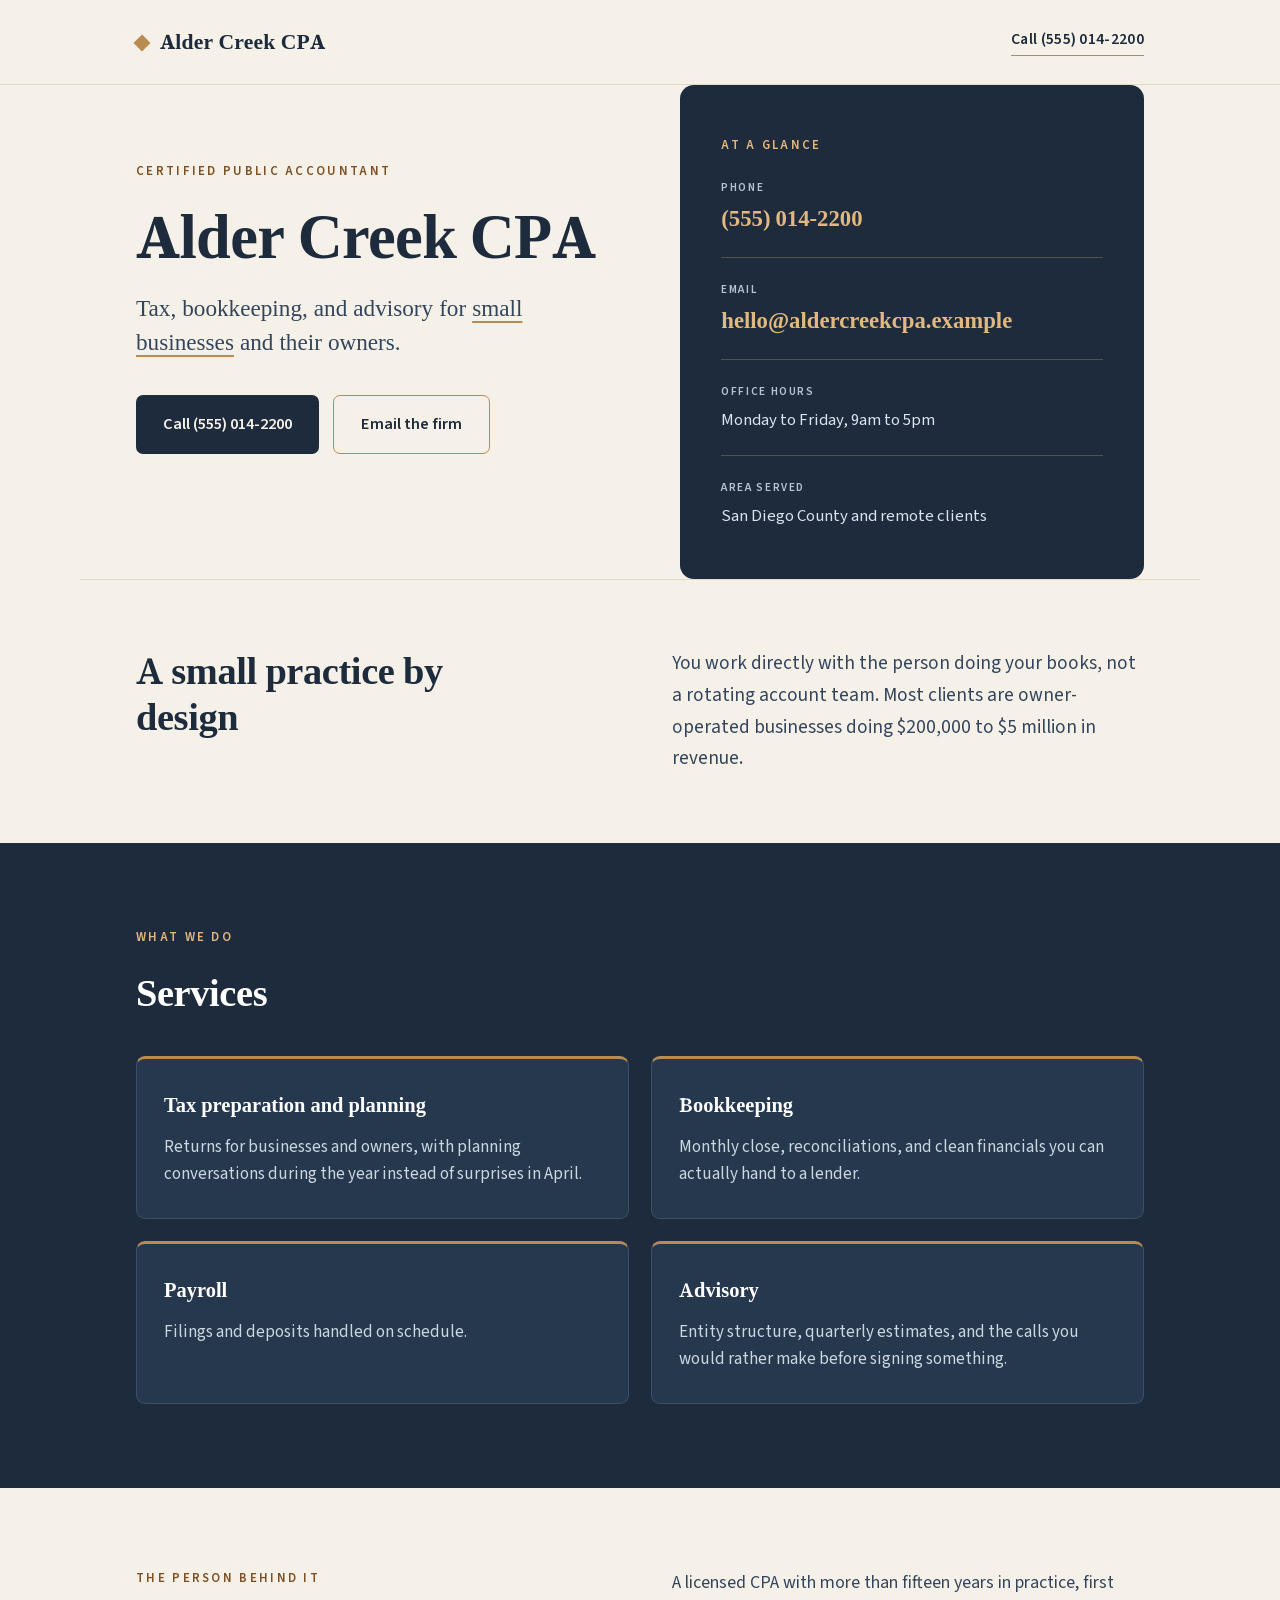
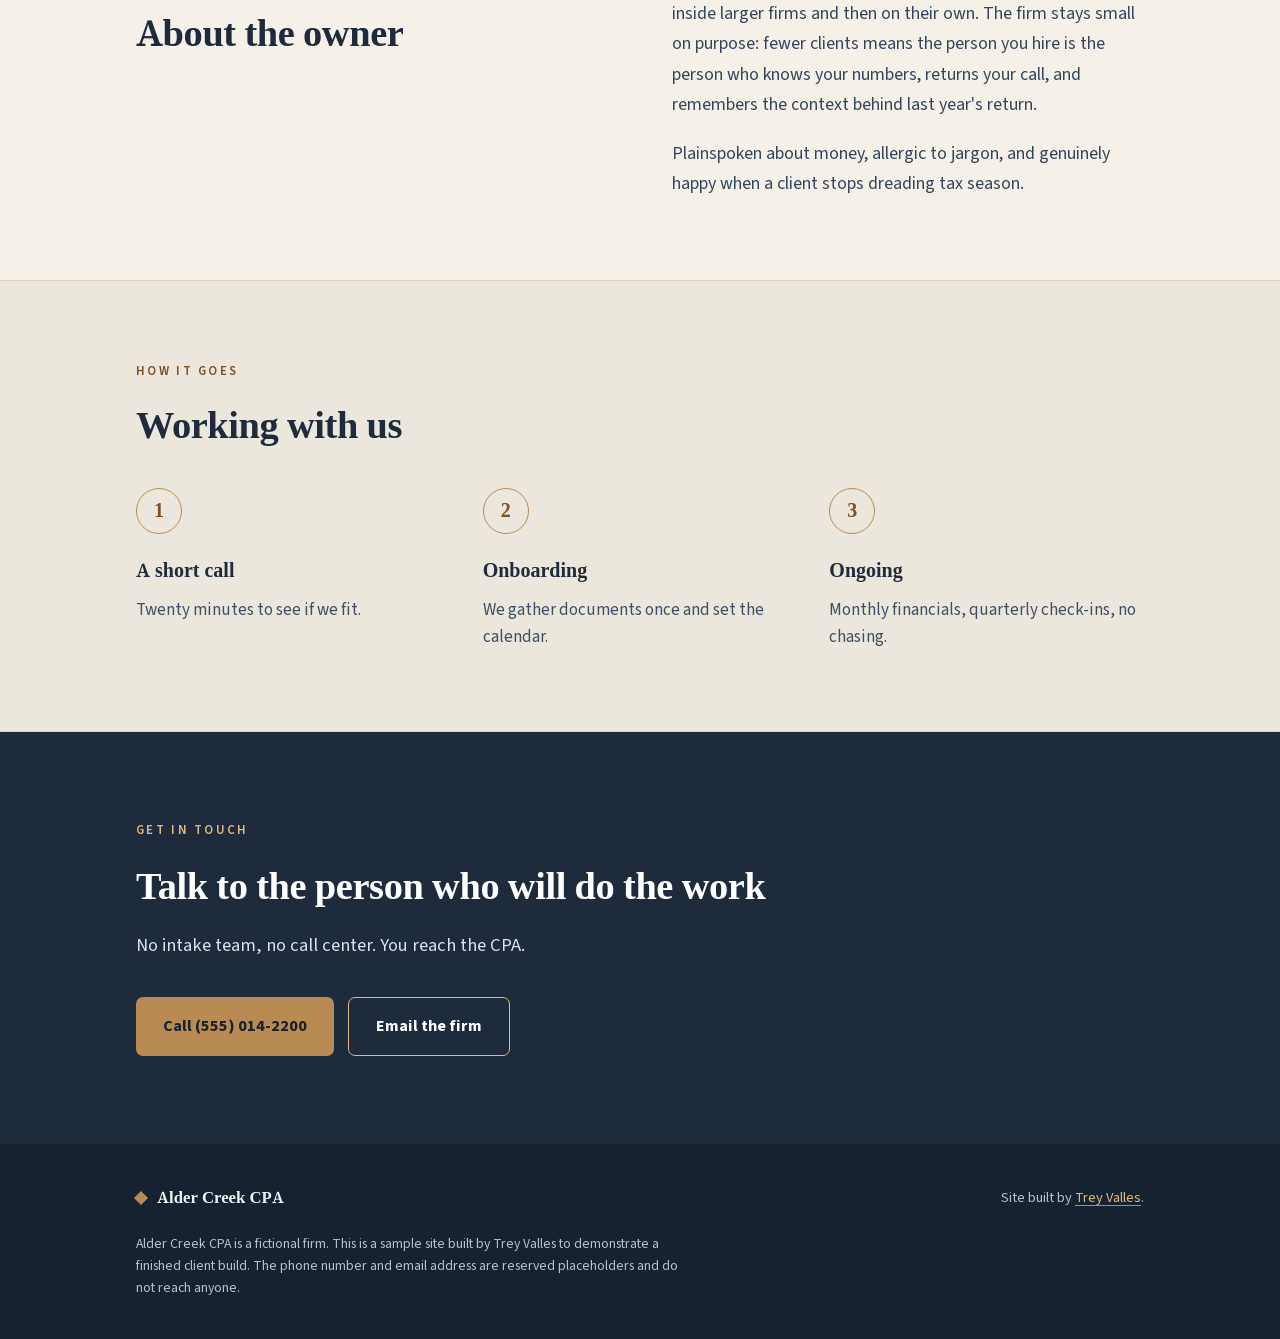
<file: index.html>
<!DOCTYPE html>
<html lang="en">
<head>
<meta charset="utf-8">
<meta name="viewport" content="width=device-width, initial-scale=1">
<title>Alder Creek CPA | Sample site by Trey Valles</title>
<meta name="description" content="A sample one-page website for a fictional accounting firm, built by Trey Valles to show what a finished client build looks like.">
<meta name="robots" content="noindex">
<meta property="og:type" content="website">
<meta property="og:site_name" content="Trey Valles">
<meta property="og:url" content="https://treyvalles.github.io/sample-firm-site/">
<meta property="og:title" content="Alder Creek CPA | Sample site by Trey Valles">
<meta property="og:description" content="A sample one-page website for a fictional accounting firm, built by Trey Valles to show what a finished client build looks like.">
<meta property="og:image" content="https://treyvalles.github.io/sample-firm-site/og-card.png">
<meta property="og:image:width" content="1200">
<meta property="og:image:height" content="630">
<meta property="og:image:alt" content="Sample build: Alder Creek CPA, a one-page site for a fictional accounting firm. Foundation tier, $500 one time.">
<meta name="twitter:card" content="summary_large_image">
<meta name="twitter:title" content="Alder Creek CPA | Sample site by Trey Valles">
<meta name="twitter:description" content="A sample one-page website for a fictional accounting firm, built by Trey Valles to show what a finished client build looks like.">
<meta name="twitter:image" content="https://treyvalles.github.io/sample-firm-site/og-card.png">
<link rel="icon" href="data:image/svg+xml,%3Csvg xmlns=%27http://www.w3.org/2000/svg%27 viewBox=%270 0 64 64%27%3E%3Crect width=%2764%27 height=%2764%27 rx=%2712%27 fill=%27%231d2b3c%27/%3E%3Crect x=%2732%27 y=%2712%27 width=%2728%27 height=%2728%27 fill=%27%23b98a52%27 transform=%27rotate(45 32 32)%27/%3E%3C/svg%3E">
<link rel="stylesheet" href="fonts.css">
<style>
  *, *::before, *::after { box-sizing: border-box; }
  html { scroll-behavior: smooth; -webkit-text-size-adjust: 100%; }
  body {
    margin: 0; background: #f5f1e8; color: #1d2b3c;
    font-family: "Source Sans 3", system-ui, sans-serif;
    font-size: 17px; line-height: 1.65; -webkit-font-smoothing: antialiased;
  }
  h1, h2, h3, h4 { font-family: "Source Serif 4", Georgia, serif; }
  .wrap { max-width: 1120px; margin: 0 auto; padding-left: clamp(20px, 5vw, 56px); padding-right: clamp(20px, 5vw, 56px); }

  a { color: #1d2b3c; text-decoration-color: #b98a52; text-underline-offset: 3px; }
  a:hover { color: #7d4f22; }
  .on-navy a { color: #e3b87e; }
  .on-navy a:hover { color: #ffffff; }
  *:focus-visible { outline: 3px solid #935f2c; outline-offset: 3px; border-radius: 2px; }
  .on-navy *:focus-visible { outline-color: #e3b87e; }

  a.ac-skip, .on-navy a.ac-skip {
    position: absolute; left: -999px; top: 0;
    background: #1d2b3c; color: #f5f1e8;
    padding: 12px 18px; z-index: 50; border-radius: 0 0 6px 0;
    text-decoration: none; font-weight: 600;
  }
  a.ac-skip:focus, .on-navy a.ac-skip:focus { left: 0; color: #f5f1e8; }

  /* Masthead */
  .mast { border-bottom: 1px solid #e2d9c6; }
  .mast-in { display: flex; align-items: center; justify-content: space-between; gap: 12px 24px; padding-top: 24px; padding-bottom: 24px; flex-wrap: wrap; }
  .mark { display: flex; align-items: baseline; gap: 12px; font-family: "Source Serif 4", Georgia, serif; font-size: 1.35rem; font-weight: 700; letter-spacing: 0.01em; }
  .mark .dot { display: inline-block; width: 12px; height: 12px; background: #b98a52; transform: rotate(45deg); flex: none; }
  a.mast-call { font-weight: 600; font-size: 0.98rem; text-decoration: none; letter-spacing: 0.02em; border-bottom: 1.5px solid #b98a52; padding-bottom: 2px; }

  /* Hero */
  .hero { display: grid; grid-template-columns: 1.08fr 0.92fr; gap: 0; align-items: stretch; }
  .hero-copy { padding: clamp(48px, 6vw, 92px) clamp(28px, 4vw, 60px) clamp(48px, 6vw, 84px) 0; }
  .hero-card {
    background: #1d2b3c; color: #eef1f5; border-radius: 14px;
    padding: clamp(34px, 4vw, 50px) clamp(26px, 3.2vw, 44px);
    display: flex; flex-direction: column; justify-content: center;
  }
  @media (max-width: 900px) {
    .hero { grid-template-columns: 1fr; }
    .hero-copy { padding: 42px 0 32px; }
    .hero-card { margin-bottom: 10px; }
  }

  .eyebrow { text-transform: uppercase; letter-spacing: 0.18em; font-size: 0.8rem; font-weight: 600; color: #7d4f22; margin: 0 0 20px; }
  .eyebrow-lt { text-transform: uppercase; letter-spacing: 0.18em; font-size: 0.8rem; font-weight: 600; color: #e3b87e; margin: 0 0 22px; }

  h1.hero-h { font-size: clamp(2.5rem, 5.2vw, 3.9rem); line-height: 1.08; font-weight: 700; margin: 0 0 22px; letter-spacing: -0.01em; }
  .hero-sub { font-family: "Source Serif 4", Georgia, serif; font-size: clamp(1.15rem, 2.1vw, 1.45rem); line-height: 1.45; color: #33455c; max-width: 32ch; margin: 0 0 36px; }
  .hero-sub .u { text-decoration: underline; text-decoration-color: #b98a52; text-decoration-thickness: 2px; text-underline-offset: 5px; }

  .cta-row { display: flex; flex-wrap: wrap; gap: 14px; }
  a.btn-primary, .on-navy a.btn-primary {
    display: inline-flex; align-items: center; gap: 10px;
    background: #1d2b3c; color: #f5f1e8; text-decoration: none;
    font-weight: 600; font-size: 1.02rem; padding: 15px 27px; border-radius: 7px;
    transition: background 0.2s ease, color 0.2s ease;
  }
  a.btn-primary:hover, .on-navy a.btn-primary:hover { background: #121d2b; color: #ffffff; }
  a.btn-secondary {
    display: inline-flex; align-items: center; gap: 10px;
    background: transparent; color: #1d2b3c; text-decoration: none;
    font-weight: 600; font-size: 1.02rem; padding: 15px 27px; border-radius: 7px;
    border: 1.5px solid #b98a52;
    transition: background 0.2s ease, color 0.2s ease, border-color 0.2s ease;
  }
  a.btn-secondary:hover { background: #1d2b3c; color: #f5f1e8; border-color: #1d2b3c; }
  .on-navy a.btn-lt {
    display: inline-flex; align-items: center; gap: 10px;
    background: #b98a52; color: #16222f; text-decoration: none;
    font-weight: 700; font-size: 1.02rem; padding: 15px 27px; border-radius: 7px;
    transition: background 0.2s ease;
  }
  .on-navy a.btn-lt:hover { background: #d6a568; color: #16222f; }

  /* At a glance card */
  .glance + .glance { margin-top: 22px; padding-top: 22px; border-top: 1px solid rgba(227,184,126,0.28); }
  .glance-l { text-transform: uppercase; letter-spacing: 0.14em; font-size: 0.72rem; font-weight: 600; color: #b6c4d4; margin: 0 0 7px; }
  .glance-v { font-family: "Source Serif 4", Georgia, serif; font-size: 1.42rem; font-weight: 600; color: #ffffff; text-decoration: none; line-height: 1.3; display: inline-block; word-break: break-word; }
  a.glance-v:hover { color: #e3b87e; }
  .glance-p { font-size: 1.05rem; color: #dbe3ec; margin: 0; line-height: 1.5; }

  /* Bands */
  .band-navy { background: #1d2b3c; color: #eef1f5; }
  .band-tint { background: #ece7dc; border-top: 1px solid #ddd3c0; border-bottom: 1px solid #ddd3c0; }

  h2.sec { font-size: clamp(1.7rem, 3.2vw, 2.4rem); line-height: 1.2; font-weight: 600; margin: 0; letter-spacing: -0.01em; }

  .svc-grid { display: grid; grid-template-columns: 1fr; gap: 22px; }
  @media (min-width: 700px) { .svc-grid { grid-template-columns: repeat(2, 1fr); } }
  .split { display: grid; grid-template-columns: repeat(auto-fit, minmax(280px, 1fr)); gap: clamp(28px, 5vw, 64px); align-items: start; }
  .svc {
    background: #26384d; border: 1px solid #3b4f68; border-top: 3px solid #b98a52;
    border-radius: 9px; padding: 30px 27px;
    transition: transform 0.2s ease, box-shadow 0.2s ease;
  }
  .svc:hover { transform: translateY(-3px); box-shadow: 0 16px 36px rgba(0,0,0,0.28); }
  .svc h3 { font-size: 1.28rem; font-weight: 600; margin: 0 0 11px; color: #ffffff; }
  .svc p { margin: 0; color: #ccd7e3; line-height: 1.6; }

  .steps { list-style: none; margin: 0; padding: 0; display: grid; grid-template-columns: repeat(auto-fit, minmax(242px, 1fr)); gap: 32px; }
  .step-n {
    display: flex; align-items: center; justify-content: center;
    width: 46px; height: 46px; border: 1.5px solid #b98a52; color: #7d4f22;
    border-radius: 50%; font-family: "Source Serif 4", Georgia, serif;
    font-size: 1.25rem; font-weight: 600; margin-bottom: 20px;
  }

  @media (prefers-reduced-motion: reduce) {
    html { scroll-behavior: auto; }
    * { transition: none !important; }
  }
</style>
</head>
<body>

<a class="ac-skip" href="#main">Skip to content</a>

<header class="mast">
  <div class="wrap mast-in">
    <span class="mark"><span class="dot" aria-hidden="true"></span>Alder Creek CPA</span>
    <a class="mast-call" href="tel:+15550142200">Call (555) 014-2200</a>
  </div>
</header>

<section class="wrap hero" aria-labelledby="hero-heading">
  <div class="hero-copy">
    <p class="eyebrow">Certified Public Accountant</p>
    <h1 class="hero-h" id="hero-heading">Alder Creek CPA</h1>
    <p class="hero-sub">Tax, bookkeeping, and advisory for <span class="u">small businesses</span> and their owners.</p>
    <div class="cta-row">
      <a class="btn-primary" href="tel:+15550142200">Call (555) 014-2200</a>
      <a class="btn-secondary" href="mailto:hello@aldercreekcpa.example">Email the firm</a>
    </div>
  </div>

  <aside class="hero-card on-navy" aria-labelledby="glance-heading">
    <p class="eyebrow-lt" id="glance-heading">At a glance</p>
    <div class="glance">
      <p class="glance-l">Phone</p>
      <a class="glance-v" href="tel:+15550142200">(555) 014-2200</a>
    </div>
    <div class="glance">
      <p class="glance-l">Email</p>
      <a class="glance-v" href="mailto:hello@aldercreekcpa.example">hello@aldercreekcpa.example</a>
    </div>
    <div class="glance">
      <p class="glance-l">Office hours</p>
      <p class="glance-p">Monday to Friday, 9am to 5pm</p>
    </div>
    <div class="glance">
      <p class="glance-l">Area served</p>
      <p class="glance-p">San Diego County and remote clients</p>
    </div>
  </aside>
</section>

<main id="main">

  <section class="wrap" aria-labelledby="intro-heading" style="padding-top: clamp(40px, 6vw, 68px); padding-bottom: clamp(40px, 6vw, 68px); border-top: 1px solid #e2d9c6;">
    <div class="split">
      <h2 id="intro-heading" class="sec" style="max-width: 16ch;">A small practice by design</h2>
      <p style="font-size: 1.2rem; line-height: 1.65; color: #33455c; margin: 0;">You work directly with the person doing your books, not a rotating account team. Most clients are owner-operated businesses doing $200,000 to $5 million in revenue.</p>
    </div>
  </section>

  <section class="band-navy on-navy" aria-labelledby="services-heading">
    <div class="wrap" style="padding-top: clamp(56px, 7vw, 84px); padding-bottom: clamp(56px, 7vw, 84px);">
      <p class="eyebrow-lt">What we do</p>
      <h2 id="services-heading" class="sec" style="margin-bottom: 40px; color: #ffffff;">Services</h2>
      <div class="svc-grid">
        <article class="svc">
          <h3>Tax preparation and planning</h3>
          <p>Returns for businesses and owners, with planning conversations during the year instead of surprises in April.</p>
        </article>
        <article class="svc">
          <h3>Bookkeeping</h3>
          <p>Monthly close, reconciliations, and clean financials you can actually hand to a lender.</p>
        </article>
        <article class="svc">
          <h3>Payroll</h3>
          <p>Filings and deposits handled on schedule.</p>
        </article>
        <article class="svc">
          <h3>Advisory</h3>
          <p>Entity structure, quarterly estimates, and the calls you would rather make before signing something.</p>
        </article>
      </div>
    </div>
  </section>

  <section class="wrap" aria-labelledby="about-heading" style="padding-top: clamp(52px, 7vw, 80px); padding-bottom: clamp(52px, 7vw, 80px);">
    <div class="split">
      <div>
        <p class="eyebrow">The person behind it</p>
        <h2 id="about-heading" class="sec">About the owner</h2>
      </div>
      <div>
        <p style="font-size: 1.12rem; line-height: 1.7; color: #33455c; margin: 0 0 18px;">A licensed CPA with more than fifteen years in practice, first inside larger firms and then on their own. The firm stays small on purpose: fewer clients means the person you hire is the person who knows your numbers, returns your call, and remembers the context behind last year's return.</p>
        <p style="font-size: 1.12rem; line-height: 1.7; color: #33455c; margin: 0;">Plainspoken about money, allergic to jargon, and genuinely happy when a client stops dreading tax season.</p>
      </div>
    </div>
  </section>

  <section class="band-tint" aria-labelledby="process-heading">
    <div class="wrap" style="padding-top: clamp(52px, 7vw, 80px); padding-bottom: clamp(52px, 7vw, 80px);">
      <p class="eyebrow">How it goes</p>
      <h2 id="process-heading" class="sec" style="margin-bottom: 40px;">Working with us</h2>
      <ol class="steps">
        <li>
          <div class="step-n" aria-hidden="true">1</div>
          <h3 style="font-size: 1.25rem; font-weight: 600; margin: 0 0 10px;">A short call</h3>
          <p style="margin: 0; color: #3d4f66; line-height: 1.6;">Twenty minutes to see if we fit.</p>
        </li>
        <li>
          <div class="step-n" aria-hidden="true">2</div>
          <h3 style="font-size: 1.25rem; font-weight: 600; margin: 0 0 10px;">Onboarding</h3>
          <p style="margin: 0; color: #3d4f66; line-height: 1.6;">We gather documents once and set the calendar.</p>
        </li>
        <li>
          <div class="step-n" aria-hidden="true">3</div>
          <h3 style="font-size: 1.25rem; font-weight: 600; margin: 0 0 10px;">Ongoing</h3>
          <p style="margin: 0; color: #3d4f66; line-height: 1.6;">Monthly financials, quarterly check-ins, no chasing.</p>
        </li>
      </ol>
    </div>
  </section>

  <section class="band-navy on-navy" aria-labelledby="contact-heading">
    <div class="wrap" style="padding-top: clamp(56px, 8vw, 88px); padding-bottom: clamp(56px, 8vw, 88px);">
      <p class="eyebrow-lt">Get in touch</p>
      <h2 id="contact-heading" class="sec" style="margin-bottom: 22px; color: #ffffff;">Talk to the person who will do the work</h2>
      <p style="font-size: 1.15rem; color: #dbe3ec; margin: 0 0 36px; max-width: 52ch; line-height: 1.6;">No intake team, no call center. You reach the CPA.</p>
      <div class="cta-row">
        <a class="btn-lt" href="tel:+15550142200">Call (555) 014-2200</a>
        <a class="btn-lt" href="mailto:hello@aldercreekcpa.example" style="background: transparent; color: #ffffff; border: 1.5px solid #e3b87e;">Email the firm</a>
      </div>
    </div>
  </section>

</main>

<footer style="background: #16222f; color: #b7c2ce;" class="on-navy">
  <div class="wrap" style="padding-top: 40px; padding-bottom: 22px; display: flex; flex-wrap: wrap; align-items: center; justify-content: space-between; gap: 18px;">
    <div style="display: flex; align-items: center; gap: 11px;">
      <span aria-hidden="true" style="display: inline-block; width: 10px; height: 10px; background: #b98a52; transform: rotate(45deg);"></span>
      <span style="font-family: 'Source Serif 4', Georgia, serif; font-size: 1.05rem; font-weight: 600; color: #eef1f5;">Alder Creek CPA</span>
    </div>
    <p style="font-size: 0.9rem; color: #b7c2ce; margin: 0;">Site built by <a href="https://treyvalles.github.io/rate-card/">Trey Valles</a>.</p>
  </div>
  <div class="wrap" style="padding-bottom: 40px;">
    <p style="font-size: 0.86rem; color: #b7c2ce; margin: 0; line-height: 1.6; max-width: 80ch;">Alder Creek CPA is a fictional firm. This is a sample site built by Trey Valles to demonstrate a finished client build. The phone number and email address are reserved placeholders and do not reach anyone.</p>
  </div>
</footer>

</body>
</html>
</file>
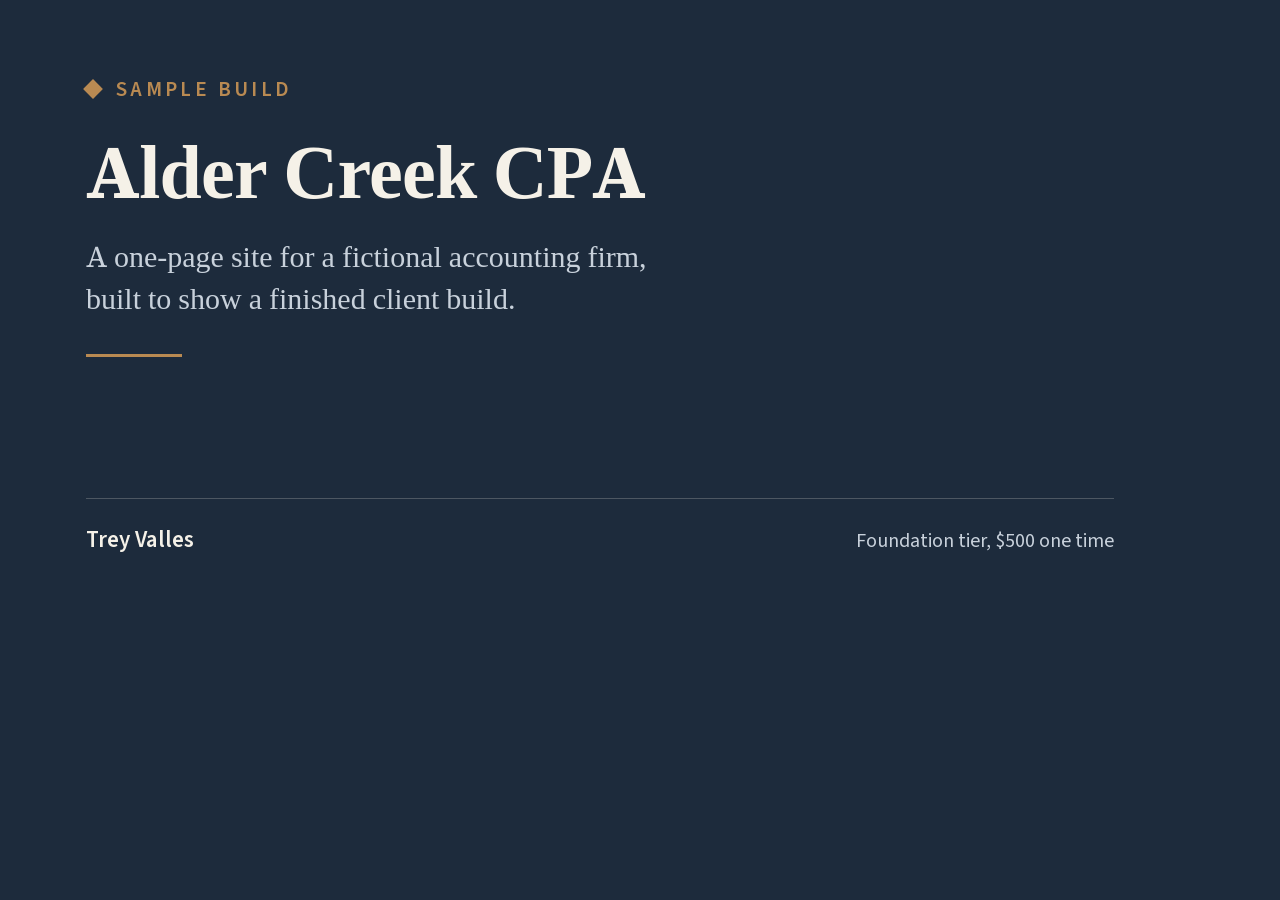
<file: og-card.html>
<!DOCTYPE html>
<html lang="en">
<head>
<meta charset="utf-8">
<link rel="stylesheet" href="fonts.css">
<style>
  *, *::before, *::after { box-sizing: border-box; }
  body { margin: 0; width: 1200px; height: 630px; background: #1d2b3c;
         font-family: "Source Sans 3", system-ui, sans-serif; overflow: hidden; }
  .card { width: 1200px; height: 630px; padding: 74px 86px;
          display: flex; flex-direction: column; justify-content: space-between; }
  .eyebrow { font-size: 21px; font-weight: 600; letter-spacing: 0.16em;
             text-transform: uppercase; color: #b98a52; display: flex;
             align-items: center; gap: 16px; }
  .diamond { display: inline-block; width: 14px; height: 14px;
             background: #b98a52; transform: rotate(45deg); }
  h1 { font-family: "Source Serif 4", Georgia, serif; font-weight: 700;
       font-size: 76px; line-height: 1.1; color: #f5f1e8; margin: 26px 0 0;
       max-width: 15ch; letter-spacing: -0.01em; }
  .sub { font-family: "Source Serif 4", Georgia, serif; font-size: 30px;
         line-height: 1.4; color: #c8d1db; margin: 22px 0 0; max-width: 30ch; }
  .rule { width: 96px; height: 3px; background: #b98a52; margin: 34px 0 0; }
  .foot { display: flex; justify-content: space-between; align-items: baseline;
          border-top: 1px solid rgba(245,241,232,0.22); padding-top: 24px; }
  .foot .who { font-size: 23px; font-weight: 600; color: #f5f1e8; }
  .foot .what { font-size: 20px; color: #c8d1db; }
</style>
</head>
<body>
  <div class="card">
    <div>
      <div class="eyebrow"><span class="diamond"></span>Sample build</div>
      <h1>Alder Creek CPA</h1>
      <p class="sub">A one-page site for a fictional accounting firm, built to show a finished client build.</p>
      <div class="rule"></div>
    </div>
    <div class="foot">
      <div class="who">Trey Valles</div>
      <div class="what">Foundation tier, $500 one time</div>
    </div>
  </div>
</body>
</html>
</file>
<file: fonts.css>
@font-face { font-family: 'Source Serif 4'; font-style: normal; font-weight: 400; font-display: swap; src: url(fonts/SourceSerif4-400.woff2) format('woff2'); }
@font-face { font-family: 'Source Serif 4'; font-style: normal; font-weight: 600; font-display: swap; src: url(fonts/SourceSerif4-600.woff2) format('woff2'); }
@font-face { font-family: 'Source Serif 4'; font-style: normal; font-weight: 700; font-display: swap; src: url(fonts/SourceSerif4-700.woff2) format('woff2'); }
@font-face { font-family: 'Source Sans 3'; font-style: normal; font-weight: 400; font-display: swap; src: url(fonts/SourceSans3-400.woff2) format('woff2'); }
@font-face { font-family: 'Source Sans 3'; font-style: normal; font-weight: 500; font-display: swap; src: url(fonts/SourceSans3-500.woff2) format('woff2'); }
@font-face { font-family: 'Source Sans 3'; font-style: normal; font-weight: 600; font-display: swap; src: url(fonts/SourceSans3-600.woff2) format('woff2'); }
@font-face { font-family: 'Source Sans 3'; font-style: normal; font-weight: 700; font-display: swap; src: url(fonts/SourceSans3-700.woff2) format('woff2'); }
</file>
